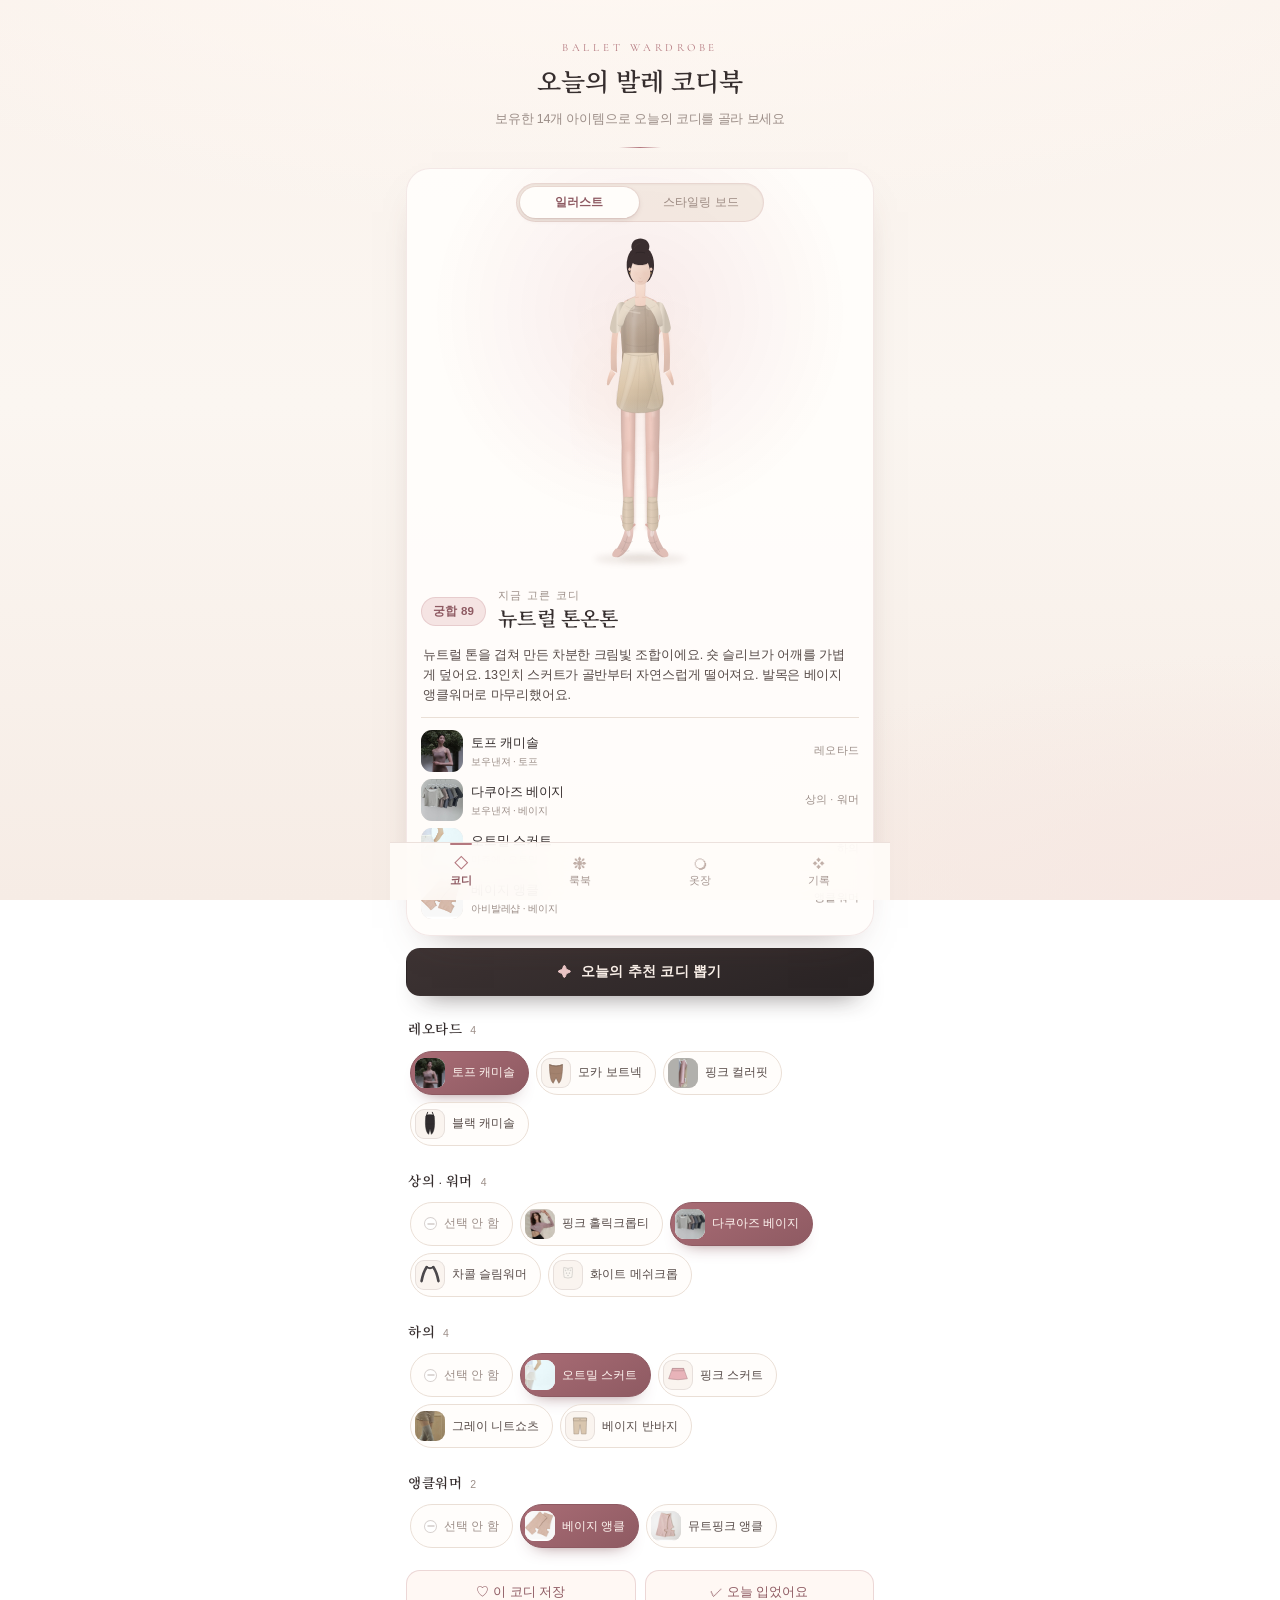
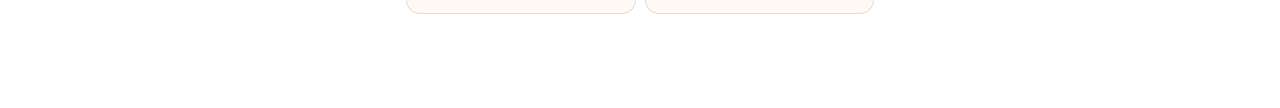
<file: index.html>
<!doctype html>
<html lang="ko">
<head>
<meta charset="utf-8" />
<meta name="viewport" content="width=device-width, initial-scale=1, viewport-fit=cover" />
<meta name="theme-color" content="#FAF3EE" />
<meta name="description" content="보유한 발레복으로 코디를 조합하고, 추천을 받고, 착용 기록을 남기는 발레 코디북" />
<title>오늘의 발레 코디북</title>
<link rel="icon" href="data:image/svg+xml,<svg xmlns='http://www.w3.org/2000/svg' viewBox='0 0 100 100'><text y='.9em' font-size='88'>🩰</text></svg>" />
<link rel="apple-touch-icon" href="apple-touch-icon.png" />
<link rel="manifest" href="manifest.json" />
<meta name="apple-mobile-web-app-capable" content="yes" />
<meta name="apple-mobile-web-app-status-bar-style" content="default" />
<meta name="apple-mobile-web-app-title" content="발레 코디북" />
<link rel="preconnect" href="https://fonts.googleapis.com" />
<link rel="preconnect" href="https://fonts.gstatic.com" crossorigin />
<link href="https://fonts.googleapis.com/css2?family=Cormorant+Garamond:wght@500;600&family=Noto+Serif+KR:wght@500;600&display=swap" rel="stylesheet" />
<link rel="stylesheet" href="style.css?v=20261119h" />
</head>
<body>
<div class="app">

  <header class="masthead">
    <p class="eyebrow">Ballet Wardrobe</p>
    <h1>오늘의 발레 코디북</h1>
    <p class="sub" id="mastheadSub">보유한 발레복으로 오늘의 코디를 골라 보세요</p>
  </header>

  <main>
    <!-- ───── 코디 조합기 ───── -->
    <section class="panel is-active" id="panel-compose" data-panel="compose">
      <div class="card stage">
        <div class="view-switch" role="tablist" aria-label="프리뷰 방식">
          <button class="vs-btn is-active" data-view="illustration" role="tab" aria-selected="true">일러스트</button>
          <button class="vs-btn" data-view="board" role="tab" aria-selected="false">스타일링 보드</button>
        </div>
        <div class="stage-figure" id="stageFigure"><!-- svg --></div>
        <div class="stage-head">
          <div class="score" id="stageScore">궁합 90</div>
          <div class="stage-title">
            <p class="stage-kicker" id="stageKicker">오늘의 코디</p>
            <h2 id="stageTitle">뉴트럴 톤온톤</h2>
          </div>
        </div>
        <p class="stage-comment" id="stageComment"></p>
        <ul class="stage-items" id="stageItems"></ul>
      </div>

      <button class="btn btn-primary btn-draw" id="btnDraw">
        <span class="draw-icon" aria-hidden="true">✦</span>
        <span id="btnDrawLabel">오늘의 추천 코디 뽑기</span>
      </button>

      <div class="pickers" id="pickers"></div>

      <div class="stage-actions">
        <button class="btn btn-soft" id="btnSave">♡ 이 코디 저장</button>
        <button class="btn btn-soft" id="btnWear">✓ 오늘 입었어요</button>
      </div>
    </section>

    <!-- ───── 룩북 ───── -->
    <section class="panel" id="panel-lookbook" data-panel="lookbook">
      <div class="section-head">
        <h2>베스트 룩북</h2>
        <p>잘 어울리는 조합을 골라 두었어요. 카드를 누르면 조합기로 불러와요.</p>
      </div>
      <div class="lookbook" id="lookbook"></div>
    </section>

    <!-- ───── 옷장 ───── -->
    <section class="panel" id="panel-closet" data-panel="closet">
      <div class="section-head">
        <h2>내 옷장</h2>
        <p id="closetSummary">보유 아이템 14개</p>
      </div>
      <div id="closetList"></div>
      <button class="btn btn-outline btn-add" id="btnAddToggle">+ 새 발레복 추가</button>
      <form class="card add-form" id="addForm" hidden>
        <div class="field">
          <label for="addCategory">종류</label>
          <select id="addCategory">
            <option value="leotard">레오타드</option>
            <option value="top">상의·워머</option>
            <option value="bottom">하의</option>
            <option value="ankle">앵클워머</option>
          </select>
        </div>
        <div class="field">
          <label for="addShape">실루엣</label>
          <select id="addShape"></select>
        </div>
        <div class="field">
          <label for="addName">이름</label>
          <input type="text" id="addName" placeholder="예: 보우낸져 로즈 캐미솔" maxlength="40" />
        </div>
        <div class="field">
          <label for="addBrand">브랜드 (선택)</label>
          <input type="text" id="addBrand" placeholder="예: 보우낸져" maxlength="20" />
        </div>
        <div class="field">
          <label for="addColor">색상</label>
          <div class="color-row">
            <input type="color" id="addColor" value="#C79AA1" />
            <div class="swatches" id="colorSwatches"></div>
          </div>
        </div>
        <div class="field">
          <label for="addColorName">색상 이름 (선택)</label>
          <input type="text" id="addColorName" placeholder="예: 로즈" maxlength="16" />
        </div>
        <div class="form-actions">
          <button type="button" class="btn btn-ghost" id="btnAddCancel">취소</button>
          <button type="submit" class="btn btn-primary">옷장에 추가</button>
        </div>
      </form>
    </section>

    <!-- ───── 기록 ───── -->
    <section class="panel" id="panel-log" data-panel="log">
      <div class="section-head">
        <h2>코디 기록</h2>
        <p id="logSummary">저장한 코디와 착용 기록을 모아 둘게요.</p>
      </div>

      <h3 class="sub-head">즐겨찾는 코디 <span id="favCount" class="count">0</span></h3>
      <div class="fav-list" id="favList"></div>

      <h3 class="sub-head">착용 기록 <span id="wearCount" class="count">0</span></h3>
      <div class="wear-list" id="wearList"></div>
    </section>
  </main>

  <nav class="tabbar" aria-label="주요 화면">
    <button class="tab is-active" data-tab="compose"><span class="tab-ico">◇</span>코디</button>
    <button class="tab" data-tab="lookbook"><span class="tab-ico">❋</span>룩북</button>
    <button class="tab" data-tab="closet"><span class="tab-ico">❍</span>옷장</button>
    <button class="tab" data-tab="log"><span class="tab-ico">❖</span>기록</button>
  </nav>
</div>

<div class="toast" id="toast" role="status" aria-live="polite"></div>

<script src="visuals.js?v=20261119h"></script>
<script src="app.js?v=20261119h"></script>
</body>
</html>
</file>
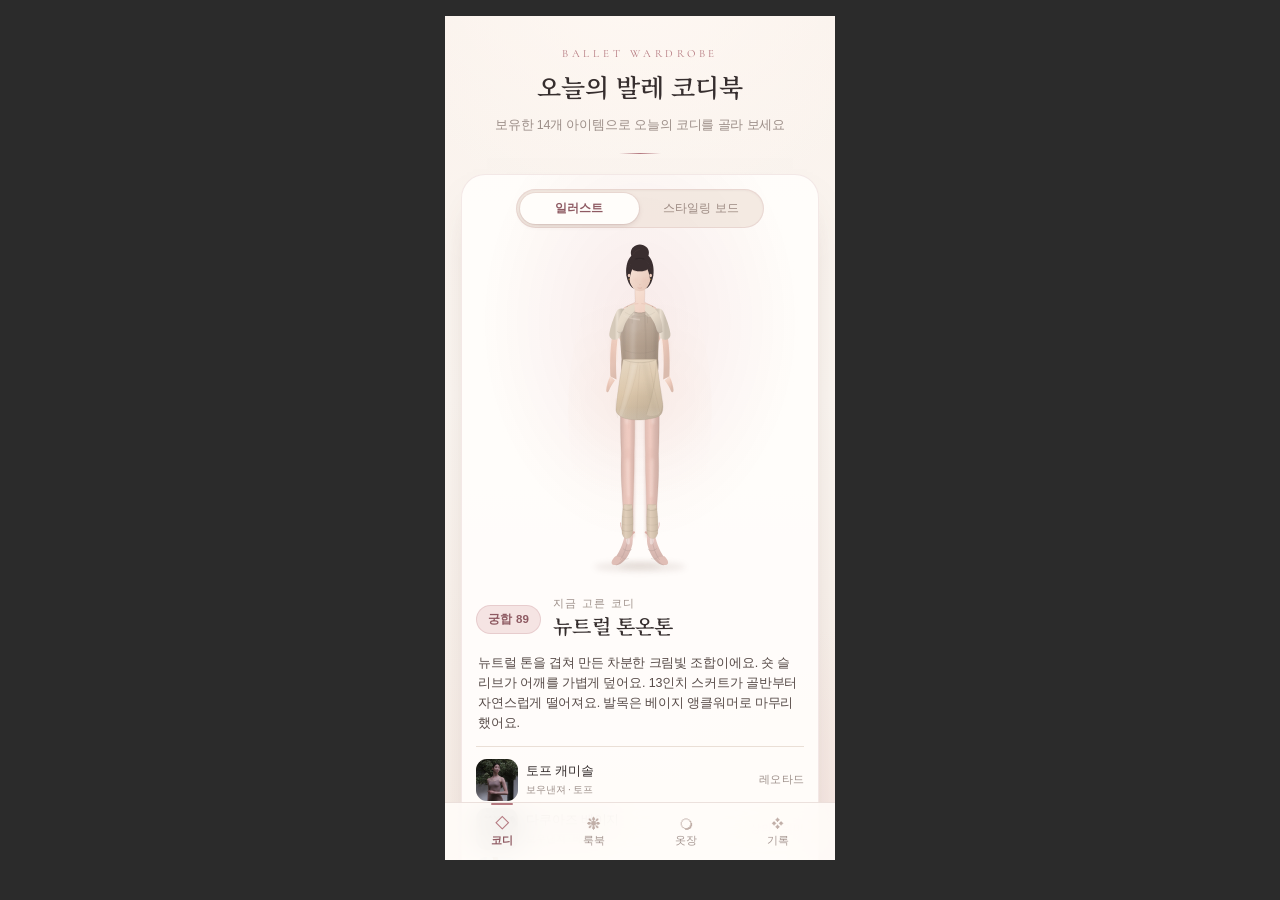
<file: _viewport.html>
<!doctype html>
<meta charset="utf-8">
<title>390 preview</title>
<style>
  html,body{margin:0;background:#2b2b2b}
  .row{display:flex;gap:16px;padding:16px;justify-content:center}
  iframe{border:0;background:#fff;display:block}
</style>
<div class="row"><iframe id="f" src="./index.html?v=m1" width="390" height="844"></iframe></div>
</file>
<file: style.css>
/* =========================================================
   오늘의 발레 코디북 — style
   ========================================================= */

:root {
  --cream: #FAF4EF;
  --cream-deep: #F3E8E0;
  --paper: #FFFDFB;
  --ink: #362E2E;
  --ink-soft: #574B48;
  --muted: #9C8E88;
  --line: #EADFD6;
  --rose: #B4787F;
  --rose-deep: #8E5A62;
  --rose-soft: #F5E4E3;
  --serif: 'Cormorant Garamond', 'Noto Serif KR', 'Apple SD Gothic Neo', serif;
  --sans: -apple-system, BlinkMacSystemFont, 'Apple SD Gothic Neo', 'Pretendard', 'Malgun Gothic', sans-serif;
  --shadow: 0 18px 40px -26px rgba(93, 62, 56, .55);
}

* { box-sizing: border-box; }

html, body { margin: 0; padding: 0; }

body {
  font-family: var(--sans);
  color: var(--ink);
  background:
    radial-gradient(120% 60% at 50% -10%, #FFF9F4 0%, rgba(255, 249, 244, 0) 60%),
    radial-gradient(90% 50% at 100% 100%, #F6E7E2 0%, rgba(246, 231, 226, 0) 55%),
    linear-gradient(180deg, #FAF2EC 0%, #FBF6F1 45%, #F6ECE5 100%);
  background-attachment: fixed;
  -webkit-font-smoothing: antialiased;
  line-height: 1.5;
  letter-spacing: -0.01em;
}

.app {
  max-width: 500px;
  margin: 0 auto;
  padding: 0 16px calc(94px + env(safe-area-inset-bottom));
}

/* ---------------- 마스트헤드 ---------------- */
.masthead {
  padding: 30px 2px 20px;
  text-align: center;
}
.eyebrow {
  margin: 0 0 8px;
  font-family: 'Cormorant Garamond', serif;
  font-size: 11px;
  letter-spacing: .34em;
  text-transform: uppercase;
  color: var(--rose);
}
.masthead h1 {
  margin: 0;
  font-family: var(--serif);
  font-weight: 600;
  font-size: 25px;
  letter-spacing: .01em;
  color: var(--ink);
}
.masthead .sub {
  margin: 8px 0 0;
  font-size: 12.5px;
  color: var(--muted);
}
.masthead::after {
  content: '';
  display: block;
  width: 42px;
  height: 1px;
  margin: 18px auto 0;
  background: linear-gradient(90deg, transparent, var(--rose), transparent);
}

/* ---------------- 패널 ---------------- */
.panel { display: none; animation: fade .32s ease both; }
.panel.is-active { display: block; }
@keyframes fade { from { opacity: 0; transform: translateY(6px); } to { opacity: 1; transform: none; } }

.card {
  background: rgba(255, 253, 251, .92);
  border: 1px solid rgba(180, 120, 127, .16);
  border-radius: 24px;
  box-shadow: var(--shadow);
}

/* ---------------- 무대(코디 프리뷰) ---------------- */
.stage {
  padding: 12px 14px 16px;
  position: relative;
  overflow: hidden;
}
.stage::before {
  content: '';
  position: absolute;
  inset: 0 0 auto 0;
  height: 62%;
  background: radial-gradient(60% 60% at 50% 30%, rgba(245, 228, 227, .75) 0%, rgba(250, 244, 239, 0) 75%);
  pointer-events: none;
}
.stage-figure {
  position: relative;
  height: 352px;
  display: flex;
  align-items: center;
  justify-content: center;
  transition: opacity .16s ease, transform .16s ease;
}
.stage-figure svg { height: 100%; width: auto; max-width: 100%; display: block; }
.stage-figure.is-ghost { opacity: .38; }
.stage-figure.is-pop { animation: pop .5s cubic-bezier(.2, .9, .3, 1.3); }
@keyframes pop {
  0% { transform: scale(.94); opacity: .4; }
  60% { transform: scale(1.02); }
  100% { transform: scale(1); opacity: 1; }
}

.stage-head {
  display: flex;
  align-items: center;
  gap: 12px;
  margin-top: 6px;
}
.score {
  flex: none;
  padding: 5px 11px;
  border-radius: 999px;
  background: var(--rose-soft);
  color: var(--rose-deep);
  font-size: 11.5px;
  font-weight: 600;
  letter-spacing: .02em;
  border: 1px solid rgba(180, 120, 127, .22);
}
.stage-title { min-width: 0; }
.stage-kicker {
  margin: 0 0 1px;
  font-size: 10.5px;
  letter-spacing: .12em;
  color: var(--muted);
  text-transform: uppercase;
}
.stage-title h2 {
  margin: 0;
  font-family: var(--serif);
  font-size: 20px;
  font-weight: 600;
  letter-spacing: .01em;
  white-space: nowrap;
  overflow: hidden;
  text-overflow: ellipsis;
}
.stage-comment {
  margin: 10px 2px 0;
  font-size: 12.5px;
  line-height: 1.62;
  color: var(--ink-soft);
}
.stage-items {
  list-style: none;
  margin: 12px 0 0;
  padding: 12px 0 0;
  border-top: 1px solid var(--line);
  display: grid;
  gap: 7px;
}
.stage-items li {
  display: flex;
  align-items: center;
  gap: 8px;
  font-size: 12px;
  color: var(--ink-soft);
}
.stage-items .item-cat {
  margin-left: auto;
  font-size: 10.5px;
  color: var(--muted);
  letter-spacing: .02em;
}
.stage-items .item-name { font-weight: 500; color: var(--ink); }

.dot {
  flex: none;
  width: 13px;
  height: 13px;
  border-radius: 50%;
  background: var(--c, #ccc);
  box-shadow: inset 0 0 0 1px rgba(60, 45, 45, .14), 0 1px 2px rgba(60, 45, 45, .08);
}
.dot-lg { width: 22px; height: 22px; border-radius: 7px; }
.dot-none {
  background: #fff;
  box-shadow: inset 0 0 0 1px rgba(120, 100, 95, .3);
  position: relative;
}
.dot-none::after {
  content: '';
  position: absolute;
  left: 50%;
  top: 50%;
  width: 7px;
  height: 1px;
  background: rgba(120, 100, 95, .5);
  transform: translate(-50%, -50%);
}

/* ---------------- 버튼 ---------------- */
.btn {
  font-family: inherit;
  font-size: 13px;
  border-radius: 14px;
  border: 1px solid transparent;
  padding: 12px 16px;
  cursor: pointer;
  transition: transform .12s ease, box-shadow .18s ease, background .18s ease;
  -webkit-tap-highlight-color: transparent;
}
.btn:active { transform: scale(.98); }
.btn-primary {
  background: linear-gradient(160deg, #3D3333, #292324);
  color: #FBF1EA;
  box-shadow: 0 14px 26px -18px rgba(40, 30, 30, .9);
  letter-spacing: .02em;
}
.btn-soft {
  background: #FFF8F4;
  border-color: rgba(180, 120, 127, .26);
  color: var(--rose-deep);
}
.btn-outline {
  background: transparent;
  border: 1px dashed rgba(140, 100, 100, .38);
  color: var(--ink-soft);
}
.btn-ghost { background: transparent; color: var(--muted); }

.btn-draw {
  width: 100%;
  margin: 12px 0 4px;
  padding: 14px 16px;
  font-size: 14px;
  font-weight: 600;
  display: flex;
  align-items: center;
  justify-content: center;
  gap: 9px;
}
.btn-draw:disabled { opacity: .7; }
.draw-icon { font-size: 13px; color: #EBC6C6; }
.btn-mini {
  padding: 7px 11px;
  font-size: 11.5px;
  border-radius: 10px;
  background: #FFF8F4;
  border: 1px solid rgba(180, 120, 127, .24);
  color: var(--rose-deep);
}
.icon-btn {
  border: none;
  background: transparent;
  color: #C7B6AE;
  font-size: 17px;
  line-height: 1;
  padding: 4px 6px;
  cursor: pointer;
  border-radius: 8px;
}
.icon-btn:hover { color: var(--rose-deep); background: #FBEFEC; }

/* ---------------- 아이템 선택 ---------------- */
.pickers { display: grid; grid-template-columns: minmax(0, 1fr); gap: 4px; margin-top: 14px; }
.picker { padding: 10px 2px 4px; min-width: 0; }
.picker-head {
  min-width: 0;
  display: flex;
  align-items: baseline;
  gap: 8px;
  margin-bottom: 8px;
}
.picker-label {
  font-family: var(--serif);
  font-size: 13.5px;
  font-weight: 600;
  letter-spacing: .04em;
  color: var(--ink);
}
.picker-count { font-size: 10.5px; color: var(--muted); }

.chips {
  min-width: 0;
  display: flex;
  flex-wrap: wrap;
  gap: 7px;
  padding: 2px 2px 8px;
}
.chips::-webkit-scrollbar { display: none; }

.chip {
  flex: none;
  display: inline-flex;
  align-items: center;
  gap: 7px;
  padding: 9px 13px;
  border-radius: 999px;
  border: 1px solid var(--line);
  background: rgba(255, 253, 251, .9);
  color: var(--ink-soft);
  font-family: inherit;
  font-size: 12px;
  white-space: nowrap;
  cursor: pointer;
  scroll-snap-align: start;
  transition: border-color .16s ease, background .16s ease, color .16s ease, transform .12s ease;
  -webkit-tap-highlight-color: transparent;
}
.chip:active { transform: scale(.97); }
.chip.is-active {
  border-color: var(--rose-deep);
  background: linear-gradient(150deg, #A96C75, #8E5A62);
  color: #FFF6F1;
  box-shadow: 0 10px 18px -14px rgba(120, 70, 75, .9);
}
.chip.is-active .dot { box-shadow: inset 0 0 0 1px rgba(255, 255, 255, .55); }
.chip.chip-none { color: var(--muted); }
.chip.chip-none.is-active { background: #EFE6DF; border-color: #D9C9BE; color: var(--ink-soft); }

.stage-actions {
  display: grid;
  grid-template-columns: 1fr 1fr;
  gap: 9px;
  margin-top: 10px;
}
.stage-actions .btn { width: 100%; }

/* ---------------- 섹션 헤더 ---------------- */
.section-head { padding: 6px 2px 16px; }
.section-head h2 {
  margin: 0 0 4px;
  font-family: var(--serif);
  font-size: 21px;
  font-weight: 600;
  letter-spacing: .01em;
}
.section-head p { margin: 0; font-size: 12px; color: var(--muted); line-height: 1.55; }
.sub-head {
  margin: 22px 2px 10px;
  font-family: var(--serif);
  font-size: 14px;
  font-weight: 600;
  letter-spacing: .03em;
  color: var(--ink);
  display: flex;
  align-items: center;
  gap: 7px;
}
.count {
  font-family: var(--sans);
  font-size: 10.5px;
  font-weight: 500;
  color: var(--rose-deep);
  background: var(--rose-soft);
  border-radius: 999px;
  padding: 1px 7px;
}

/* ---------------- 룩북 ---------------- */
.lookbook {
  display: flex;
  gap: 12px;
  overflow-x: auto;
  padding: 2px 2px 14px;
  scroll-snap-type: x mandatory;
  scrollbar-width: none;
  -webkit-overflow-scrolling: touch;
}
.lookbook::-webkit-scrollbar { display: none; }

.lookcard {
  flex: none;
  width: 244px;
  scroll-snap-align: center;
  border-radius: 22px;
  overflow: hidden;
  background: rgba(255, 253, 251, .94);
  border: 1px solid rgba(180, 120, 127, .16);
  box-shadow: var(--shadow);
  cursor: pointer;
  display: flex;
  flex-direction: column;
}
.lookcard-figure {
  height: 240px;
  display: flex;
  align-items: center;
  justify-content: center;
  background: radial-gradient(70% 70% at 50% 28%, #F7E9E5 0%, #FBF5F0 78%);
  border-bottom: 1px solid var(--line);
}
.lookcard-figure svg { height: 96%; width: auto; }
.lookcard-body { padding: 13px 14px 15px; display: flex; flex-direction: column; gap: 5px; flex: 1; }
.lookcard-top { display: flex; align-items: center; justify-content: space-between; gap: 8px; }
.lookcard-top h3 {
  margin: 0;
  font-family: var(--serif);
  font-size: 17px;
  font-weight: 600;
}
.lookcard-score {
  font-size: 10.5px;
  font-weight: 600;
  color: var(--rose-deep);
  background: var(--rose-soft);
  border-radius: 999px;
  padding: 2px 8px;
}
.lookcard-tag {
  margin: 0;
  font-size: 10px;
  letter-spacing: .1em;
  text-transform: uppercase;
  color: var(--rose);
}
.lookcard-desc {
  margin: 2px 0 0;
  font-size: 11.5px;
  line-height: 1.6;
  color: var(--ink-soft);
}
.lookcard-items {
  margin: 6px 0 10px;
  padding: 0;
  display: flex;
  flex-wrap: wrap;
  gap: 4px;
}
.lookcard-items > span {
  font-size: 10px;
  color: var(--muted);
  background: #F7EFE9;
  border-radius: 6px;
  padding: 2px 6px;
}
.btn-load { margin-top: auto; width: 100%; font-size: 12px; padding: 9px 10px; }

/* ---------------- 옷장 ---------------- */
.closet-group { margin-bottom: 6px; }
.closet-rows {
  list-style: none;
  margin: 0;
  padding: 0;
  display: grid;
  gap: 7px;
}
.closet-row {
  display: flex;
  align-items: center;
  gap: 11px;
  padding: 11px 12px;
  border-radius: 16px;
  background: rgba(255, 253, 251, .9);
  border: 1px solid var(--line);
  cursor: pointer;
  transition: border-color .16s ease, background .16s ease;
}
.closet-row:hover { border-color: rgba(180, 120, 127, .4); background: #FFFAF6; }
.closet-text { min-width: 0; flex: 1; }
.closet-name { margin: 0; font-size: 12.5px; font-weight: 500; color: var(--ink); }
.closet-meta {
  margin: 2px 0 0;
  font-size: 10.5px;
  color: var(--muted);
  white-space: nowrap;
  overflow: hidden;
  text-overflow: ellipsis;
}
.closet-badge {
  font-size: 10px;
  color: var(--muted);
  border: 1px solid var(--line);
  border-radius: 999px;
  padding: 2px 8px;
  white-space: nowrap;
}
.btn-add { width: 100%; margin: 16px 0 4px; }

.add-form { margin-top: 12px; padding: 16px; display: grid; gap: 12px; }
.add-form[hidden] { display: none; }
.field { display: grid; gap: 6px; }
.field label { font-size: 11px; color: var(--muted); letter-spacing: .04em; }
.field input[type="text"], .field select {
  width: 100%;
  font-family: inherit;
  font-size: 13px;
  color: var(--ink);
  padding: 11px 12px;
  border-radius: 12px;
  border: 1px solid var(--line);
  background: #FFFCFA;
  appearance: none;
}
.field input[type="text"]:focus, .field select:focus {
  outline: none;
  border-color: var(--rose);
  box-shadow: 0 0 0 3px rgba(180, 120, 127, .12);
}
.color-row { display: flex; align-items: center; gap: 10px; }
input[type="color"] {
  width: 46px;
  height: 38px;
  padding: 0;
  border: 1px solid var(--line);
  border-radius: 10px;
  background: #fff;
  cursor: pointer;
}
.swatches { display: flex; flex-wrap: wrap; gap: 6px; }
.swatch {
  width: 26px;
  height: 26px;
  border-radius: 8px;
  border: 1px solid rgba(60, 45, 45, .12);
  background: var(--c);
  cursor: pointer;
  padding: 0;
  transition: box-shadow .15s ease, transform .12s ease;
}
.swatch.is-picked {
  box-shadow: 0 0 0 2px #FFFDFB, 0 0 0 3.5px var(--rose-deep);
  transform: translateY(-1px);
}
.form-actions { display: flex; gap: 8px; justify-content: flex-end; margin-top: 2px; }
.form-actions .btn { padding: 10px 16px; }

/* ---------------- 기록 ---------------- */
.fav-list { display: grid; gap: 10px; }
.fav-card {
  display: flex;
  gap: 12px;
  padding: 12px;
  border-radius: 18px;
  background: rgba(255, 253, 251, .92);
  border: 1px solid var(--line);
}
.fav-thumb {
  flex: none;
  width: 76px;
  height: 108px;
  border-radius: 12px;
  background: radial-gradient(70% 70% at 50% 30%, #F7E9E5 0%, #FBF5F0 80%);
  display: flex;
  align-items: center;
  justify-content: center;
  overflow: hidden;
}
.fav-thumb svg { height: 96%; width: auto; }
.fav-body { flex: 1; min-width: 0; display: flex; flex-direction: column; gap: 3px; }
.fav-head { display: flex; align-items: center; justify-content: space-between; gap: 8px; }
.fav-head h4 {
  margin: 0;
  font-family: var(--serif);
  font-size: 14.5px;
  font-weight: 600;
}
.fav-items {
  margin: 0;
  font-size: 10.5px;
  color: var(--ink-soft);
  line-height: 1.45;
  display: -webkit-box;
  -webkit-line-clamp: 2;
  -webkit-box-orient: vertical;
  overflow: hidden;
}
.fav-date { margin: 0; font-size: 10px; color: var(--muted); }
.fav-actions { display: flex; align-items: center; gap: 6px; margin-top: 6px; }

.wear-list { display: grid; gap: 8px; }
.wear-row {
  display: flex;
  align-items: center;
  gap: 10px;
  padding: 12px 12px 12px 14px;
  border-radius: 16px;
  background: rgba(255, 253, 251, .9);
  border: 1px solid var(--line);
}
.wear-date {
  flex: none;
  width: 78px;
  font-size: 10.5px;
  color: var(--rose-deep);
  line-height: 1.35;
}
.wear-main { flex: 1; min-width: 0; }
.wear-title {
  margin: 0;
  font-size: 12.5px;
  font-weight: 500;
  color: var(--ink);
  display: flex;
  align-items: center;
  gap: 6px;
}
.wear-score { font-size: 9.5px; color: var(--rose-deep); background: var(--rose-soft); border-radius: 999px; padding: 1px 6px; }
.wear-items {
  margin: 2px 0 0;
  font-size: 10.5px;
  color: var(--muted);
  white-space: nowrap;
  overflow: hidden;
  text-overflow: ellipsis;
}
.empty {
  margin: 0;
  padding: 18px 16px;
  border-radius: 16px;
  border: 1px dashed rgba(160, 130, 125, .3);
  background: rgba(255, 252, 250, .6);
  font-size: 11.5px;
  line-height: 1.6;
  color: var(--muted);
  text-align: center;
}

/* ---------------- 탭바 ---------------- */
.tabbar {
  position: fixed;
  left: 50%;
  bottom: 0;
  transform: translateX(-50%);
  width: 100%;
  max-width: 500px;
  display: grid;
  grid-template-columns: repeat(4, 1fr);
  gap: 2px;
  padding: 8px 12px calc(8px + env(safe-area-inset-bottom));
  background: rgba(255, 252, 249, .88);
  backdrop-filter: blur(16px) saturate(1.2);
  -webkit-backdrop-filter: blur(16px) saturate(1.2);
  border-top: 1px solid rgba(200, 175, 168, .35);
  z-index: 30;
}
.tab {
  position: relative;
  display: flex;
  flex-direction: column;
  align-items: center;
  gap: 3px;
  padding: 6px 0 4px;
  background: transparent;
  border: none;
  font-family: inherit;
  font-size: 10.5px;
  letter-spacing: .02em;
  color: #A79893;
  cursor: pointer;
  -webkit-tap-highlight-color: transparent;
}
.tab-ico { font-size: 14px; line-height: 1; color: #C1AFA8; transition: color .18s ease, transform .18s ease; }
.tab.is-active { color: var(--rose-deep); font-weight: 600; }
.tab.is-active .tab-ico { color: var(--rose); transform: translateY(-1px); }
.tab.is-active::before {
  content: '';
  position: absolute;
  top: -8px;
  left: 50%;
  transform: translateX(-50%);
  width: 22px;
  height: 2px;
  border-radius: 2px;
  background: var(--rose);
}

/* ---------------- 토스트 ---------------- */
.toast {
  position: fixed;
  left: 50%;
  bottom: calc(84px + env(safe-area-inset-bottom));
  transform: translate(-50%, 14px);
  max-width: 84vw;
  padding: 10px 16px;
  border-radius: 999px;
  background: rgba(54, 43, 43, .93);
  color: #FBF3ED;
  font-size: 12px;
  letter-spacing: -0.01em;
  opacity: 0;
  pointer-events: none;
  transition: opacity .22s ease, transform .22s ease;
  z-index: 50;
  text-align: center;
}
.toast.is-on { opacity: 1; transform: translate(-50%, 0); }


/* ---------------- 프리뷰 전환 (일러스트 ↔ 스타일링 보드) ---------------- */
.view-switch {
  position: relative;
  display: flex;
  gap: 3px;
  margin: 2px auto 10px;
  padding: 3px;
  width: 100%;
  max-width: 248px;
  border-radius: 999px;
  background: rgba(240, 228, 218, .72);
  border: 1px solid rgba(180, 120, 127, .16);
  box-shadow: inset 0 1px 2px rgba(93, 62, 56, .05);
  z-index: 2;
}
.vs-btn {
  flex: 1 1 0;
  min-width: 0;
  padding: 8px 6px;
  border: none;
  border-radius: 999px;
  background: transparent;
  font-family: inherit;
  font-size: 11.5px;
  letter-spacing: .01em;
  color: #9C8A82;
  cursor: pointer;
  transition: background .2s ease, color .2s ease, box-shadow .2s ease;
  -webkit-tap-highlight-color: transparent;
  white-space: nowrap;
}
.vs-btn.is-active {
  background: #FFFDFA;
  color: var(--rose-deep);
  font-weight: 600;
  box-shadow: 0 2px 6px -2px rgba(93, 62, 56, .28), 0 0 0 1px rgba(180, 120, 127, .12);
}
.stage-figure { transition: opacity .18s ease, transform .18s ease, height .28s ease; }
.stage.is-board .stage-figure { height: 434px; }
.stage.is-board .stage-figure svg { height: 100%; width: auto; max-width: 100%; }
.stage.is-board { padding-top: 10px; }
.stage.is-board::before { height: 42%; opacity: .55; }
.stage.is-board .stage-head { margin-top: 4px; }
@media (min-width: 540px) {
  .stage.is-board .stage-figure { height: 470px; }
}

@media (min-width: 540px) {
  .masthead { padding-top: 40px; }
  .stage-figure { height: 350px; }
  .lookcard { width: 260px; }
}

/* ── 아이템 썸네일 (제품 사진 · 플랫레이) ── */
.thumb {
  position: relative;
  flex: none;
  display: inline-block;
  overflow: hidden;
  border-radius: 9px;
  background: #FAF4EF;
  box-shadow: inset 0 0 0 1px rgba(60, 45, 45, .10);
}
.thumb .thumb-flat { display: block; width: 100%; height: 100%; }
.thumb .thumb-flat svg { display: block; width: 100%; height: 100%; }
.thumb img {
  position: absolute;
  inset: 0;
  width: 100%;
  height: 100%;
  object-fit: cover;
  display: block;
  z-index: 1;
}
.thumb-chip { width: 30px; height: 30px; border-radius: 9px; margin-left: -3px; }
.thumb-sm { width: 42px; height: 42px; border-radius: 11px; }
.thumb-md { width: 54px; height: 54px; border-radius: 13px; }
.chip.is-active .thumb { box-shadow: inset 0 0 0 1px rgba(255, 255, 255, .5); }

.chip { padding: 6px 13px 6px 7px; }
.chip.chip-none { padding: 9px 13px; }

.stage-items .item-text { display: flex; flex-direction: column; gap: 1px; min-width: 0; }
.stage-items .item-name { font-size: 12.5px; }
.stage-items .item-meta {
  font-size: 10px;
  color: var(--muted);
  white-space: nowrap;
  overflow: hidden;
  text-overflow: ellipsis;
}

.lookcard-items > .lookcard-item {
  display: inline-flex;
  align-items: center;
  gap: 5px;
  padding: 2px 8px 2px 2px;
}

.fav-items .fav-thumbs { display: flex; gap: 5px; margin: 4px 0 2px; }
</file>
